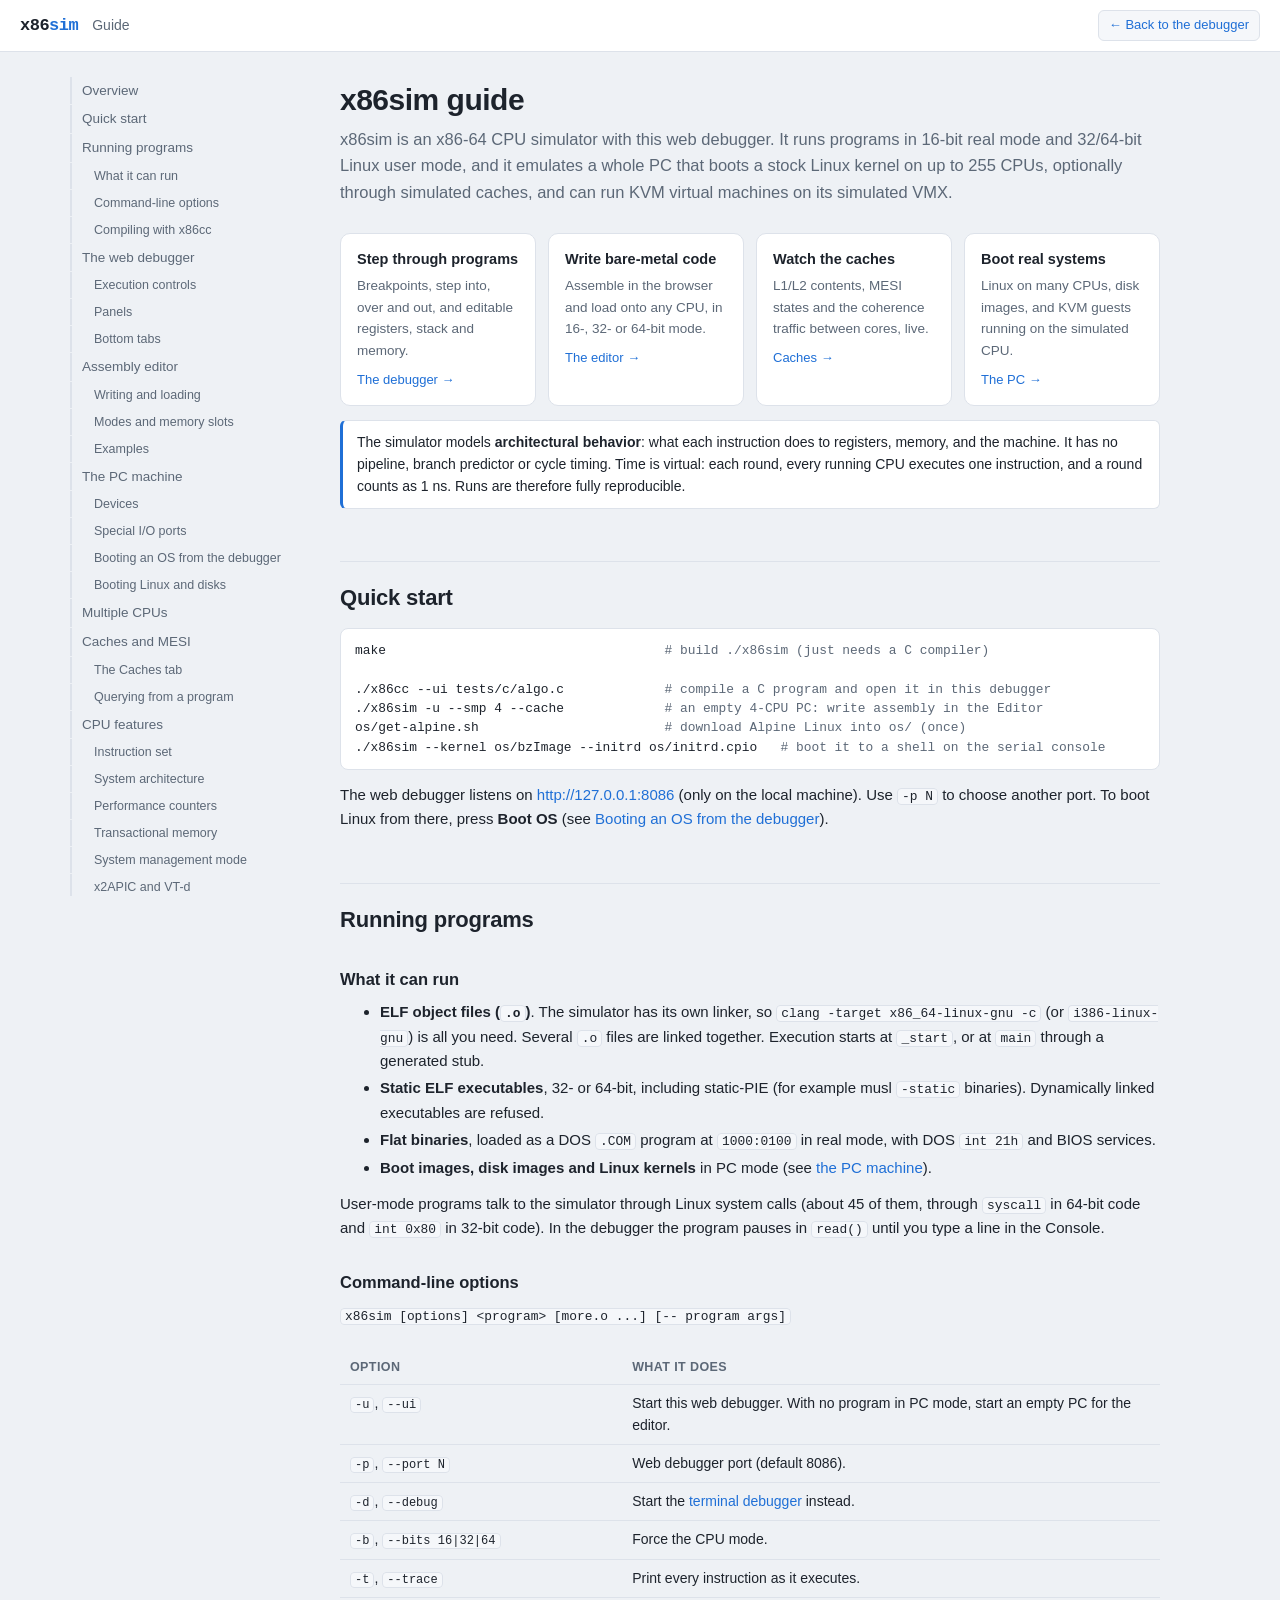
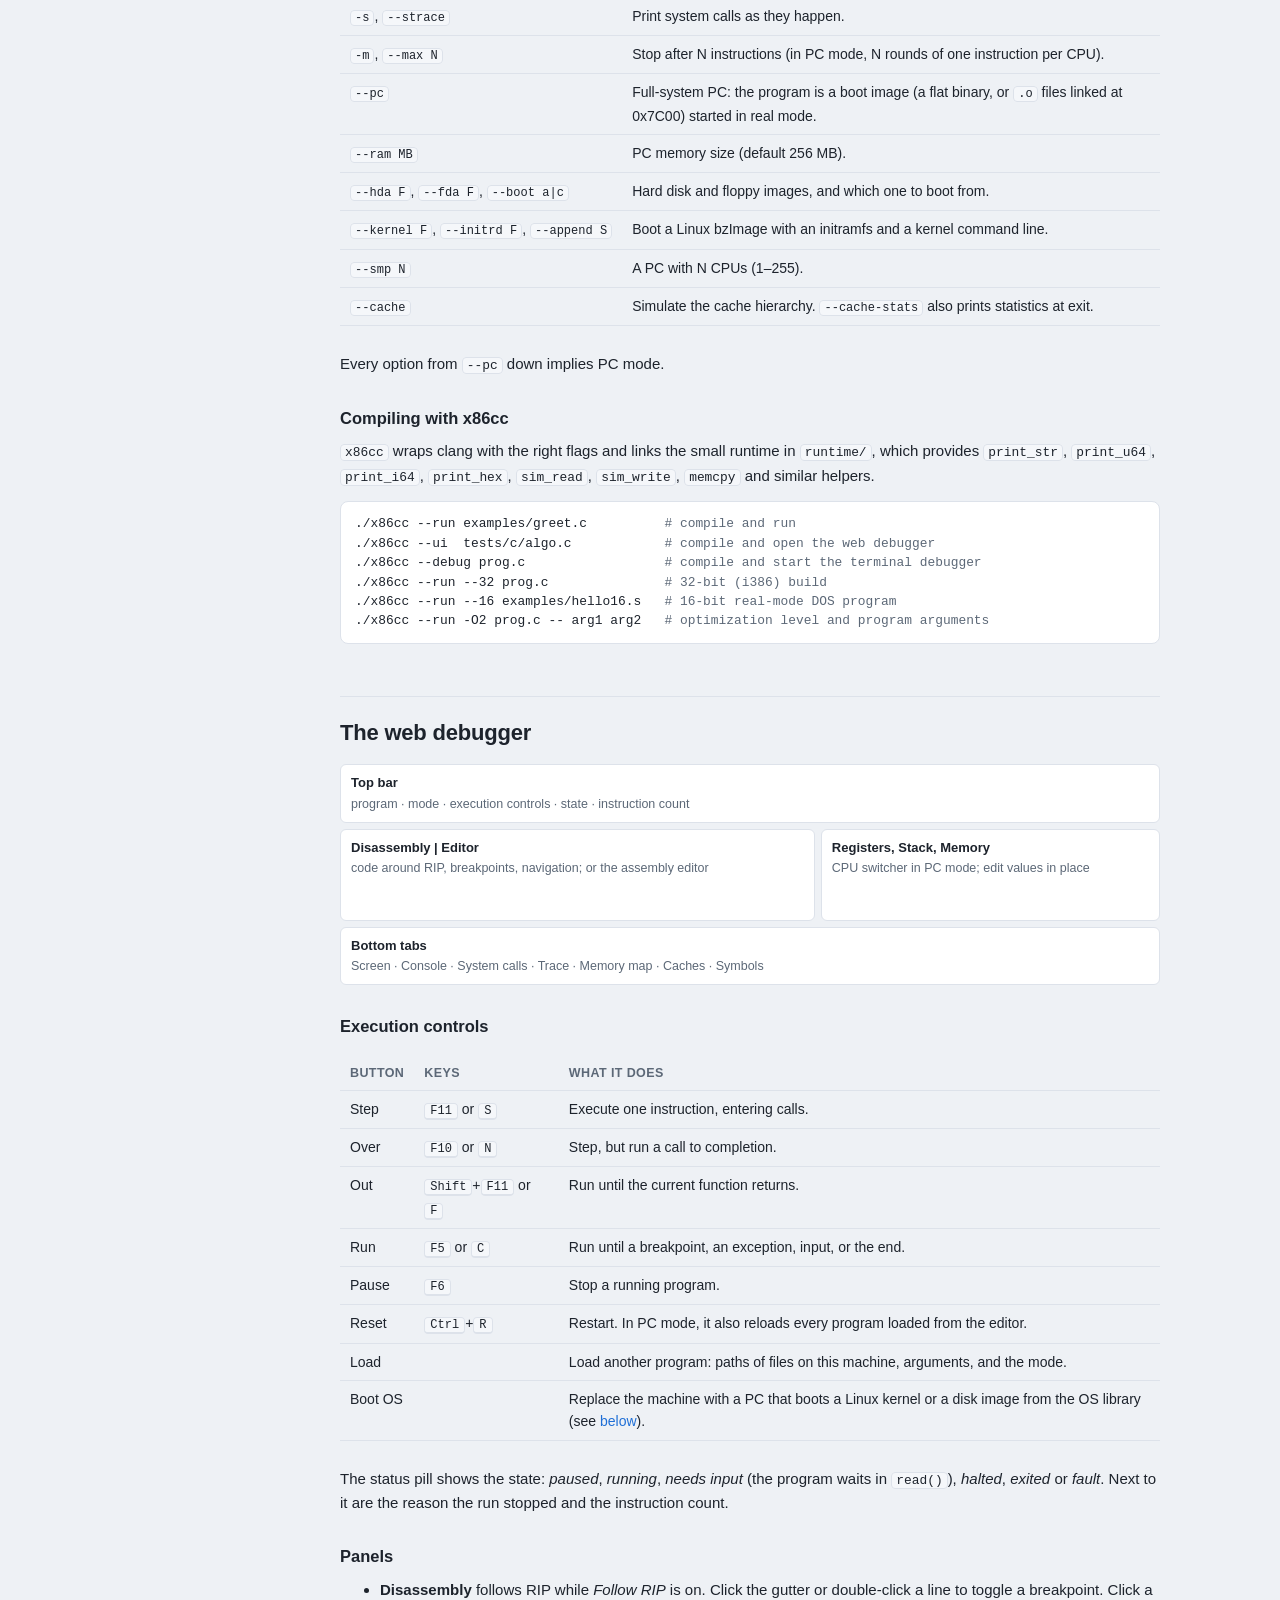
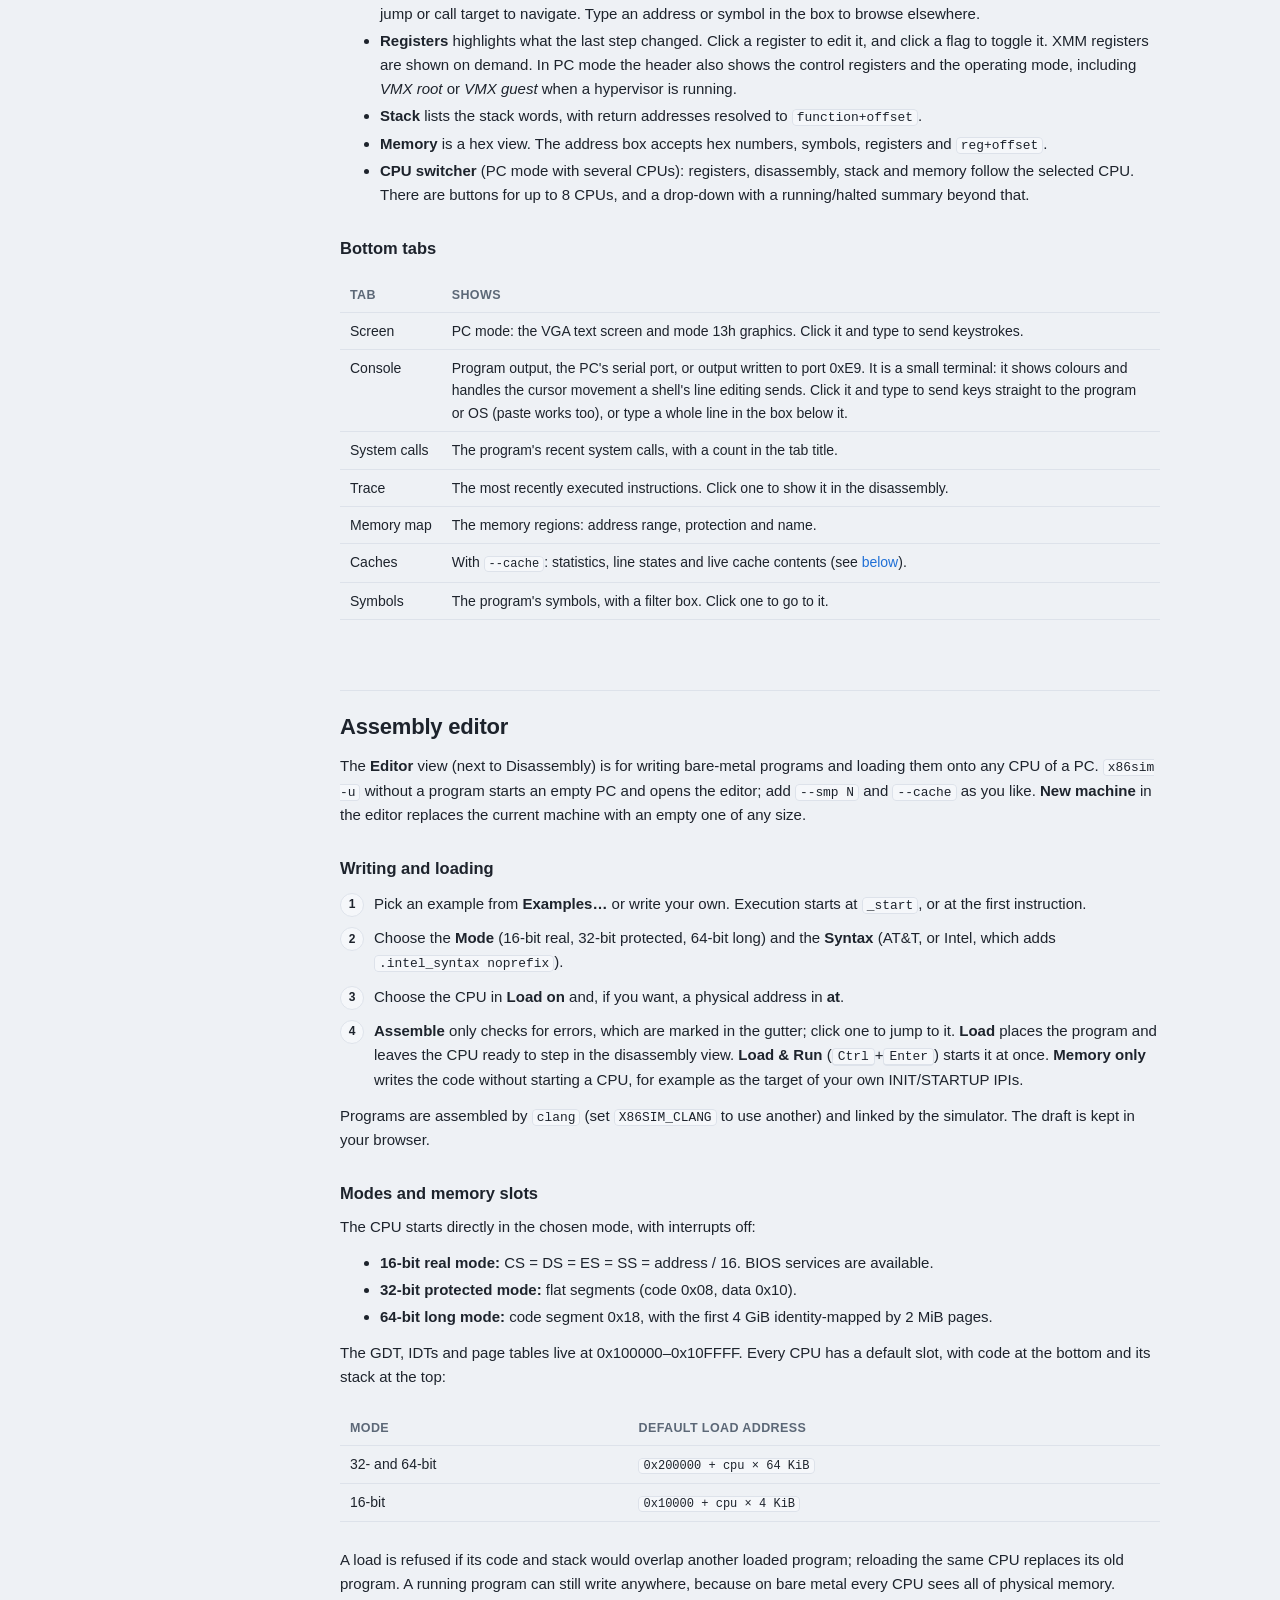
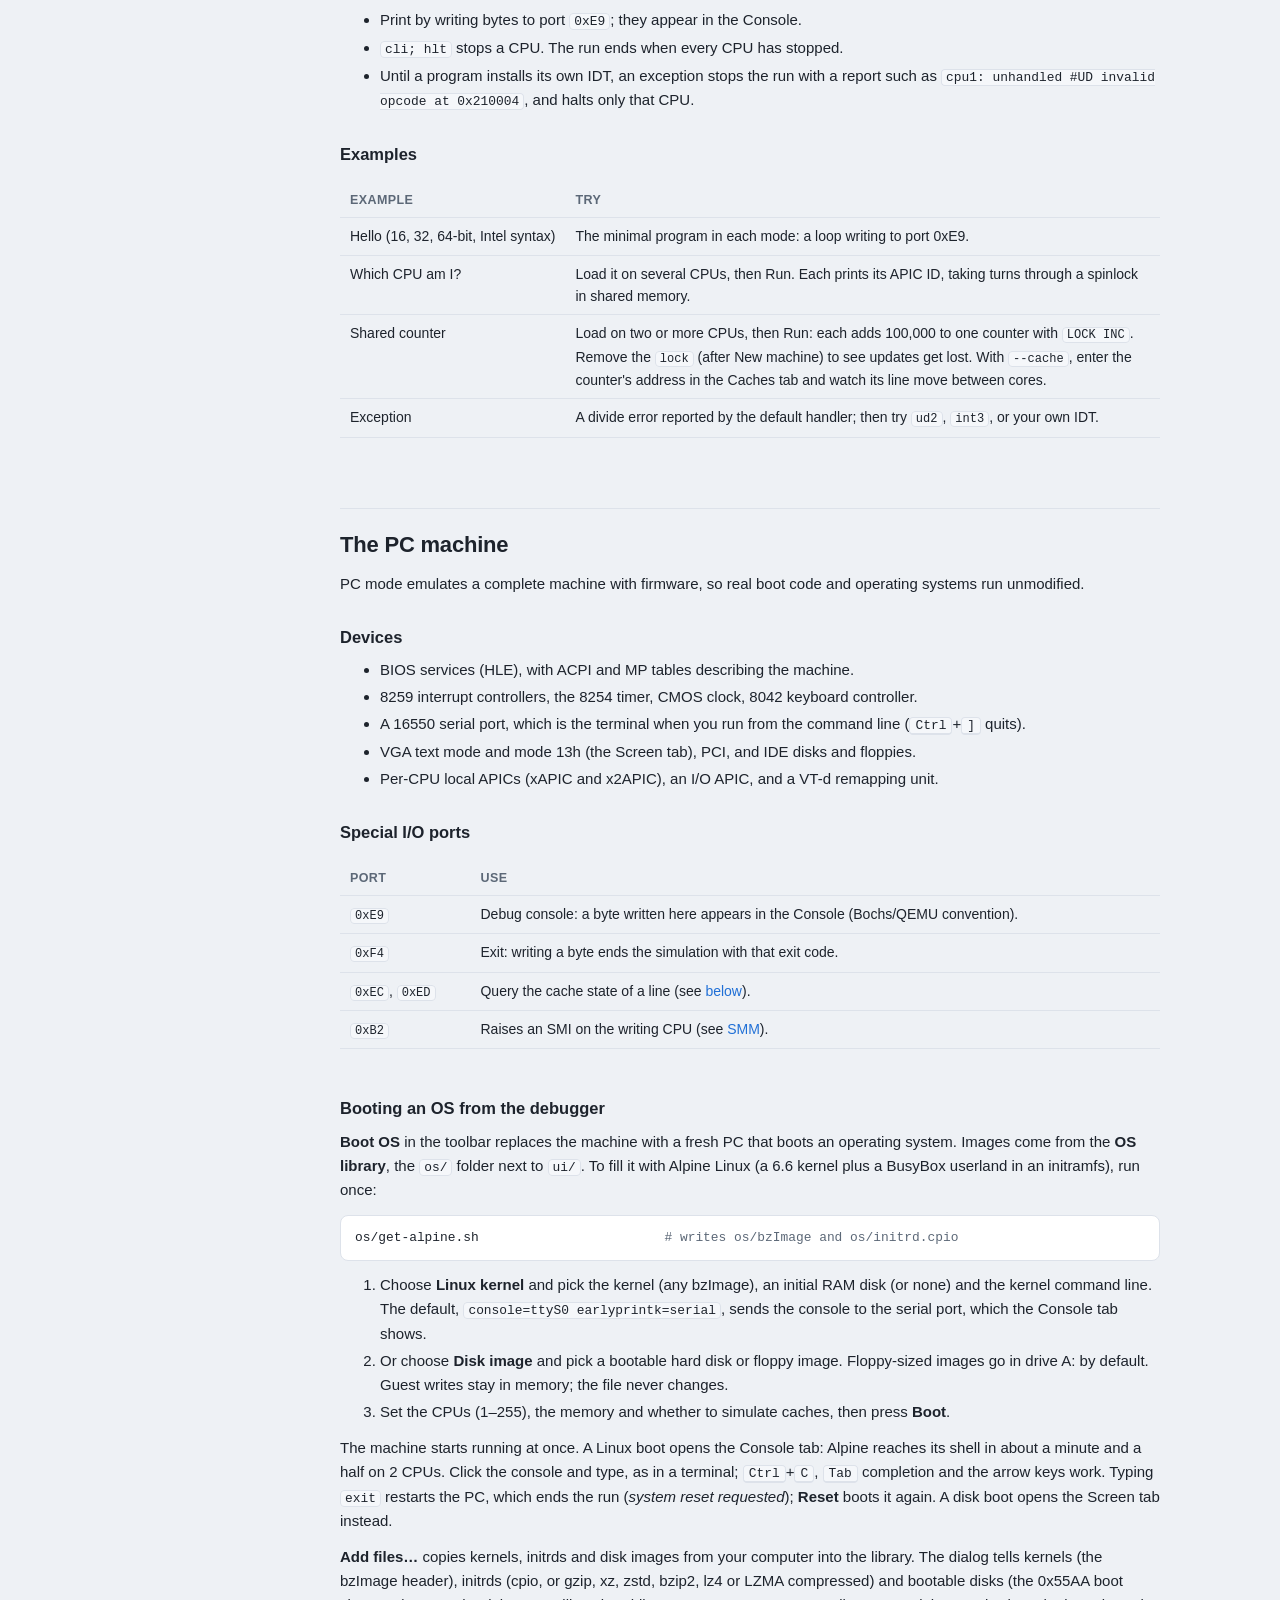
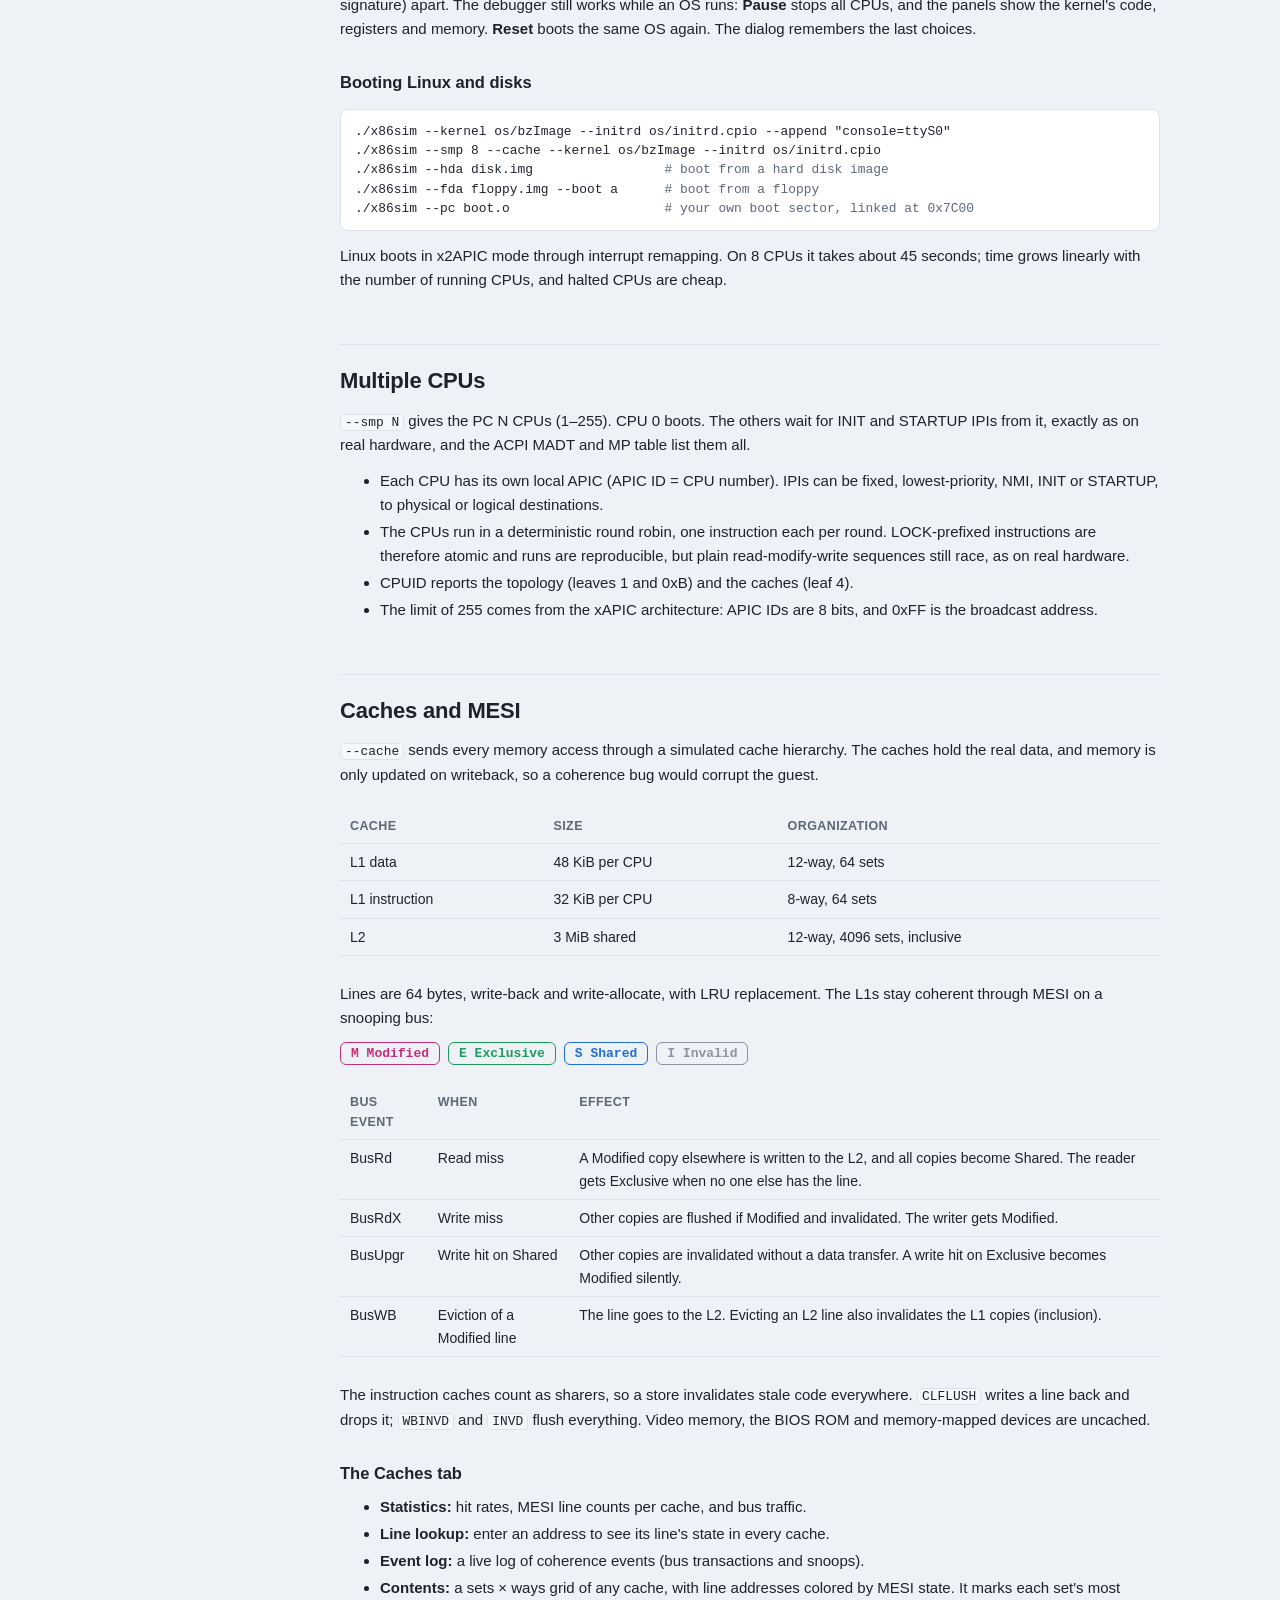
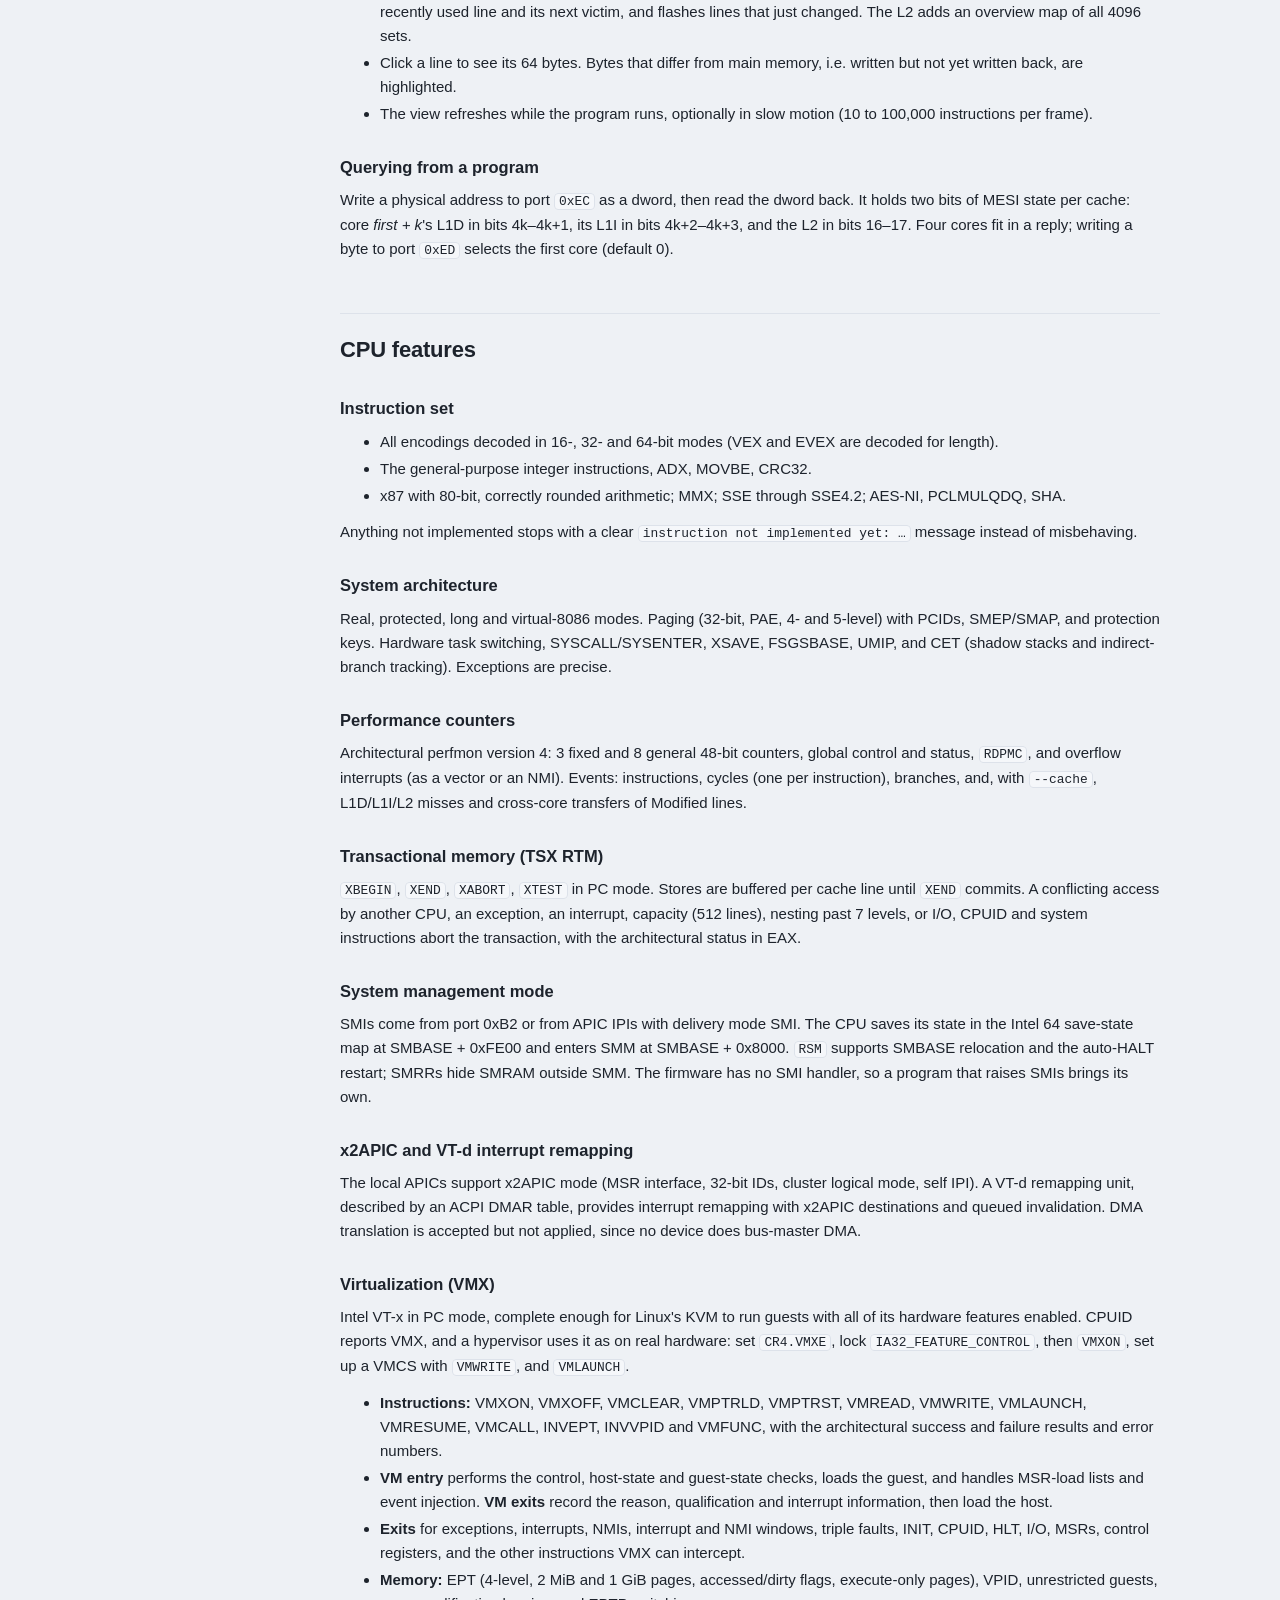
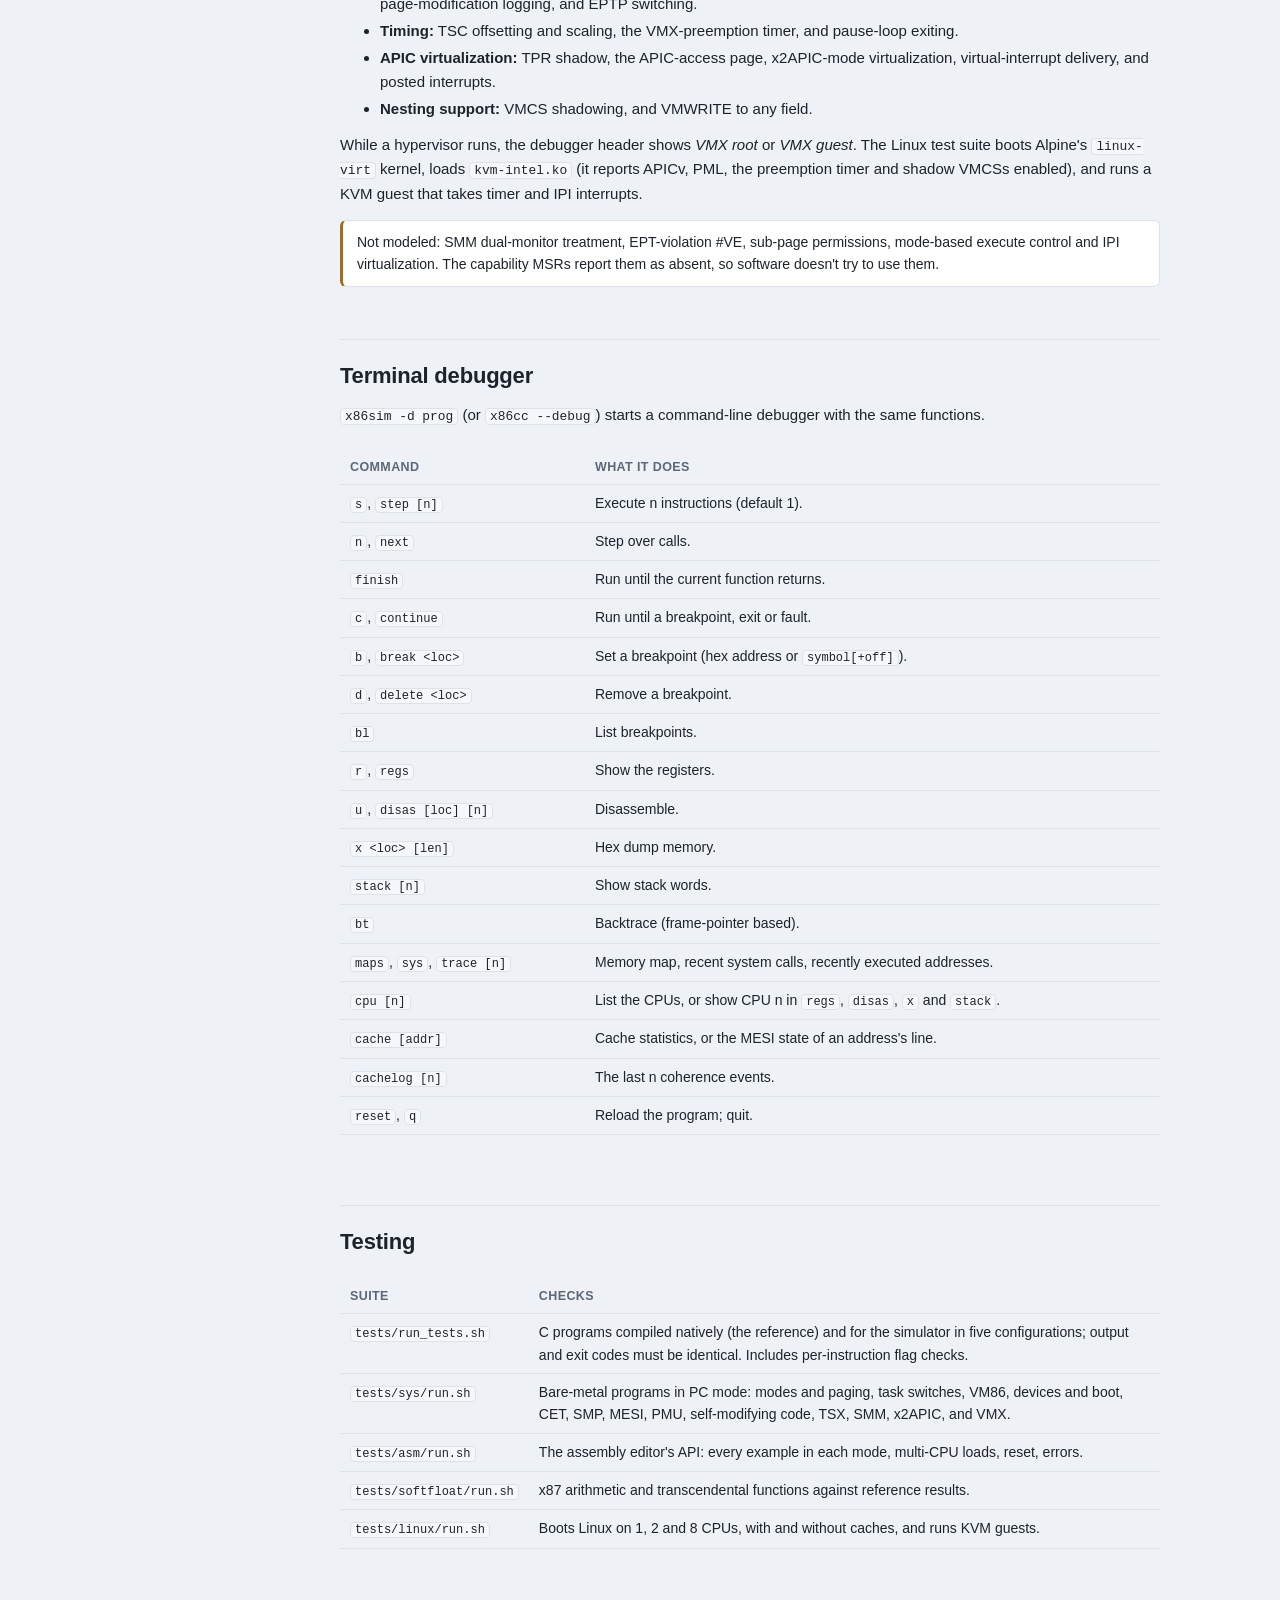
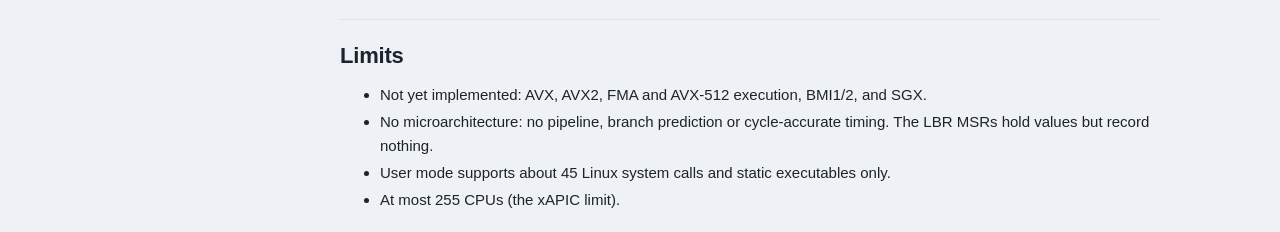
<file: ui/guide.html>
<!doctype html>
<html lang="en">
<head>
  <meta charset="utf-8">
  <meta name="viewport" content="width=device-width, initial-scale=1">
  <title>x86sim Guide</title>
  <style>
    :root {
      --bg: #0f1216;
      --panel: #161a20;
      --panel-2: #1c2129;
      --border: #262c36;
      --text: #d7dce4;
      --muted: #8a94a3;
      --accent: #5aa9ff;
      --ok: #4fd18b;
      --warn: #ffb547;
      --bad: #ff5c6c;
      --m: #ff7ab6;
      --e: #4fd18b;
      --s: #5aa9ff;
      --i: #6b7686;
      --mono: ui-monospace, "SF Mono", SFMono-Regular, Menlo, Consolas, monospace;
      --sans: -apple-system, BlinkMacSystemFont, "Segoe UI", Roboto, sans-serif;
      color-scheme: dark;
    }
    @media (prefers-color-scheme: light) {
      :root:not([data-theme="dark"]) {
        --bg: #eef1f5;
        --panel: #ffffff;
        --panel-2: #f5f7fa;
        --border: #dde2ea;
        --text: #1d232c;
        --muted: #5c6877;
        --accent: #1f6fd6;
        --ok: #1d9a5b;
        --warn: #a8691a;
        --bad: #d6303f;
        --m: #c2307a;
        --e: #1d9a5b;
        --s: #1f6fd6;
        --i: #8a94a3;
        color-scheme: light;
      }
    }
    * { box-sizing: border-box; }
    html { scroll-behavior: smooth; scroll-padding-top: 64px; }
    body { margin: 0; background: var(--bg); color: var(--text); font: 15px/1.6 var(--sans); }
    a { color: var(--accent); text-decoration: none; }
    a:hover { text-decoration: underline; }
    code, kbd, pre { font-family: var(--mono); font-size: 0.86em; }
    code { background: var(--panel-2); border: 1px solid var(--border); border-radius: 4px; padding: 0 4px; }
    kbd { background: var(--panel-2); border: 1px solid var(--border); border-bottom-width: 2px; border-radius: 4px; padding: 0 5px; white-space: nowrap; }
    pre { background: var(--panel); border: 1px solid var(--border); border-radius: 8px; padding: 12px 14px; overflow-x: auto; line-height: 1.5; }
    pre code { background: none; border: 0; padding: 0; font-size: 1em; }
    .c { color: var(--muted); }

    .top { position: sticky; top: 0; z-index: 2; display: flex; align-items: center; gap: 14px; padding: 10px 20px;
           background: var(--panel); border-bottom: 1px solid var(--border); }
    .logo { font: 600 17px var(--mono); letter-spacing: -0.5px; color: var(--text); }
    .logo b { color: var(--accent); }
    .top .title { color: var(--muted); font-size: 14px; }
    .top .back { margin-left: auto; white-space: nowrap; font-size: 13px; border: 1px solid var(--border); border-radius: 6px; padding: 4px 10px; background: var(--panel-2); }

    .wrap { display: grid; grid-template-columns: 230px minmax(0, 1fr); gap: 40px; max-width: 1180px; margin: 0 auto; padding: 24px 20px 80px; }
    nav.toc { position: sticky; top: 64px; align-self: start; max-height: calc(100vh - 80px); overflow-y: auto; font-size: 13.5px; }
    nav.toc ol { list-style: none; margin: 0; padding: 0; }
    nav.toc li { margin: 1px 0; }
    nav.toc a { display: block; padding: 3px 10px; border-left: 2px solid var(--border); color: var(--muted); }
    nav.toc a:hover { color: var(--text); border-left-color: var(--accent); text-decoration: none; }
    nav.toc .sub a { padding-left: 22px; font-size: 12.5px; }

    main { min-width: 0; max-width: 820px; }
    h1 { font-size: 30px; line-height: 1.2; margin: 6px 0 8px; letter-spacing: -0.5px; }
    .lede { color: var(--muted); font-size: 16.5px; margin: 0 0 28px; }
    h2 { font-size: 22px; margin: 52px 0 10px; padding-top: 18px; border-top: 1px solid var(--border); letter-spacing: -0.2px; }
    h3 { font-size: 16.5px; margin: 28px 0 6px; }
    p, ul, ol { margin: 8px 0 12px; }
    li { margin: 3px 0; }

    table { width: 100%; border-collapse: collapse; margin: 10px 0 18px; font-size: 14px; }
    th, td { text-align: left; vertical-align: top; padding: 7px 10px; border-bottom: 1px solid var(--border); }
    th { color: var(--muted); font-weight: 600; font-size: 12.5px; text-transform: uppercase; letter-spacing: 0.4px; }
    td:first-child { white-space: nowrap; }
    .tw { overflow-x: auto; }

    .cards { display: grid; grid-template-columns: repeat(auto-fill, minmax(180px, 1fr)); gap: 12px; margin: 14px 0 6px; }
    .card { background: var(--panel); border: 1px solid var(--border); border-radius: 10px; padding: 14px 16px; }
    .card h4 { margin: 0 0 4px; font-size: 14.5px; }
    .card p { margin: 0; color: var(--muted); font-size: 13.5px; }
    .card a.more { display: inline-block; margin-top: 8px; font-size: 13px; }

    .note { background: var(--panel); border: 1px solid var(--border); border-left: 3px solid var(--accent); border-radius: 6px; padding: 10px 14px; margin: 14px 0; font-size: 14px; }
    .note.warn { border-left-color: var(--warn); }
    .steps { counter-reset: s; list-style: none; padding: 0; }
    .steps > li { counter-increment: s; position: relative; padding-left: 34px; margin: 10px 0; }
    .steps > li::before { content: counter(s); position: absolute; left: 0; top: 1px; width: 22px; height: 22px; border-radius: 50%;
                          background: var(--panel-2); border: 1px solid var(--border); font-size: 12px; font-weight: 600;
                          display: flex; align-items: center; justify-content: center; }

    .mesi { display: flex; gap: 8px; flex-wrap: wrap; margin: 10px 0; }
    .mesi span { font: 600 13px var(--mono); padding: 3px 10px; border-radius: 6px; border: 1px solid; }
    .mesi .m { color: var(--m); border-color: var(--m); }
    .mesi .e { color: var(--e); border-color: var(--e); }
    .mesi .s { color: var(--s); border-color: var(--s); }
    .mesi .i { color: var(--i); border-color: var(--i); }

    .layout-fig { display: grid; grid-template-columns: 1.4fr 1fr; grid-template-rows: auto auto auto; gap: 6px; margin: 14px 0 6px; font-size: 12.5px; }
    .layout-fig div { background: var(--panel); border: 1px solid var(--border); border-radius: 6px; padding: 8px 10px; }
    .layout-fig b { display: block; font-size: 13px; }
    .layout-fig span { color: var(--muted); }
    .layout-fig .bar { grid-column: 1 / -1; }
    .layout-fig .left { grid-row: 2 / 3; min-height: 92px; }
    .layout-fig .bottom { grid-column: 1 / -1; }

    @media (max-width: 860px) {
      .wrap { grid-template-columns: minmax(0, 1fr); gap: 0; padding: 16px 16px 60px; }
      nav.toc { position: static; max-height: none; margin-bottom: 8px; background: var(--panel); border: 1px solid var(--border);
                border-radius: 10px; padding: 10px; }
      nav.toc .sub { display: none; }
      h1 { font-size: 25px; }
      .layout-fig { grid-template-columns: 1fr; }
      .layout-fig .left { grid-row: auto; }
    }
  </style>
</head>
<body>
  <header class="top">
    <span class="logo">x86<b>sim</b></span>
    <span class="title">Guide</span>
    <a class="back" href="/">&larr; Back to the debugger</a>
  </header>

  <div class="wrap">
    <nav class="toc" aria-label="Contents">
      <ol>
        <li><a href="#overview">Overview</a></li>
        <li><a href="#quickstart">Quick start</a></li>
        <li><a href="#running">Running programs</a></li>
        <li class="sub"><a href="#inputs">What it can run</a></li>
        <li class="sub"><a href="#options">Command-line options</a></li>
        <li class="sub"><a href="#x86cc">Compiling with x86cc</a></li>
        <li><a href="#debugger">The web debugger</a></li>
        <li class="sub"><a href="#controls">Execution controls</a></li>
        <li class="sub"><a href="#panels">Panels</a></li>
        <li class="sub"><a href="#tabs">Bottom tabs</a></li>
        <li><a href="#editor">Assembly editor</a></li>
        <li class="sub"><a href="#editor-flow">Writing and loading</a></li>
        <li class="sub"><a href="#editor-modes">Modes and memory slots</a></li>
        <li class="sub"><a href="#editor-examples">Examples</a></li>
        <li><a href="#pc">The PC machine</a></li>
        <li class="sub"><a href="#pc-devices">Devices</a></li>
        <li class="sub"><a href="#pc-ports">Special I/O ports</a></li>
        <li class="sub"><a href="#pc-boot-ui">Booting an OS from the debugger</a></li>
        <li class="sub"><a href="#pc-linux">Booting Linux and disks</a></li>
        <li><a href="#smp">Multiple CPUs</a></li>
        <li><a href="#caches">Caches and MESI</a></li>
        <li class="sub"><a href="#caches-tab">The Caches tab</a></li>
        <li class="sub"><a href="#caches-port">Querying from a program</a></li>
        <li><a href="#cpu">CPU features</a></li>
        <li class="sub"><a href="#isa">Instruction set</a></li>
        <li class="sub"><a href="#system">System architecture</a></li>
        <li class="sub"><a href="#pmu">Performance counters</a></li>
        <li class="sub"><a href="#tsx">Transactional memory</a></li>
        <li class="sub"><a href="#smm">System management mode</a></li>
        <li class="sub"><a href="#x2apic">x2APIC and VT-d</a></li>
        <li class="sub"><a href="#vmx">Virtualization (VMX)</a></li>
        <li><a href="#terminal">Terminal debugger</a></li>
        <li><a href="#testing">Testing</a></li>
        <li><a href="#limits">Limits</a></li>
      </ol>
    </nav>

    <main>
      <h1 id="overview">x86sim guide</h1>
      <p class="lede">x86sim is an x86-64 CPU simulator with this web debugger. It runs programs in 16-bit
        real mode and 32/64-bit Linux user mode, and it emulates a whole PC that boots a stock Linux kernel
        on up to 255 CPUs, optionally through simulated caches, and can run KVM virtual machines on its
        simulated VMX.</p>

      <div class="cards">
        <div class="card"><h4>Step through programs</h4><p>Breakpoints, step into, over and out, and editable registers, stack and memory.</p><a class="more" href="#debugger">The debugger &rarr;</a></div>
        <div class="card"><h4>Write bare-metal code</h4><p>Assemble in the browser and load onto any CPU, in 16-, 32- or 64-bit mode.</p><a class="more" href="#editor">The editor &rarr;</a></div>
        <div class="card"><h4>Watch the caches</h4><p>L1/L2 contents, MESI states and the coherence traffic between cores, live.</p><a class="more" href="#caches">Caches &rarr;</a></div>
        <div class="card"><h4>Boot real systems</h4><p>Linux on many CPUs, disk images, and KVM guests running on the simulated CPU.</p><a class="more" href="#pc">The PC &rarr;</a></div>
      </div>

      <div class="note">The simulator models <b>architectural behavior</b>: what each instruction does to
        registers, memory, and the machine. It has no pipeline, branch predictor or cycle timing. Time is
        virtual: each round, every running CPU executes one instruction, and a round counts as 1 ns. Runs are
        therefore fully reproducible.</div>

      <h2 id="quickstart">Quick start</h2>
      <pre><code>make                                    <span class="c"># build ./x86sim (just needs a C compiler)</span>

./x86cc --ui tests/c/algo.c             <span class="c"># compile a C program and open it in this debugger</span>
./x86sim -u --smp 4 --cache             <span class="c"># an empty 4-CPU PC: write assembly in the Editor</span>
os/get-alpine.sh                        <span class="c"># download Alpine Linux into os/ (once)</span>
./x86sim --kernel os/bzImage --initrd os/initrd.cpio   <span class="c"># boot it to a shell on the serial console</span></code></pre>
      <p>The web debugger listens on <a href="http://127.0.0.1:8086">http://127.0.0.1:8086</a> (only on
        the local machine). Use <code>-p N</code> to choose another port. To boot Linux from there, press
        <b>Boot OS</b> (see <a href="#pc-boot-ui">Booting an OS from the debugger</a>).</p>

      <h2 id="running">Running programs</h2>
      <h3 id="inputs">What it can run</h3>
      <ul>
        <li><b>ELF object files (<code>.o</code>)</b>. The simulator has its own linker, so
          <code>clang -target x86_64-linux-gnu -c</code> (or <code>i386-linux-gnu</code>) is all you need.
          Several <code>.o</code> files are linked together. Execution starts at <code>_start</code>, or at
          <code>main</code> through a generated stub.</li>
        <li><b>Static ELF executables</b>, 32- or 64-bit, including static-PIE (for example musl
          <code>-static</code> binaries). Dynamically linked executables are refused.</li>
        <li><b>Flat binaries</b>, loaded as a DOS <code>.COM</code> program at <code>1000:0100</code> in real
          mode, with DOS <code>int 21h</code> and BIOS services.</li>
        <li><b>Boot images, disk images and Linux kernels</b> in PC mode (see <a href="#pc">the PC
          machine</a>).</li>
      </ul>
      <p>User-mode programs talk to the simulator through Linux system calls (about 45 of them, through
        <code>syscall</code> in 64-bit code and <code>int 0x80</code> in 32-bit code). In the debugger the
        program pauses in <code>read()</code> until you type a line in the Console.</p>

      <h3 id="options">Command-line options</h3>
      <p><code>x86sim [options] &lt;program&gt; [more.o ...] [-- program args]</code></p>
      <div class="tw"><table>
        <tr><th>Option</th><th>What it does</th></tr>
        <tr><td><code>-u</code>, <code>--ui</code></td><td>Start this web debugger. With no program in PC mode, start an empty PC for the editor.</td></tr>
        <tr><td><code>-p</code>, <code>--port N</code></td><td>Web debugger port (default 8086).</td></tr>
        <tr><td><code>-d</code>, <code>--debug</code></td><td>Start the <a href="#terminal">terminal debugger</a> instead.</td></tr>
        <tr><td><code>-b</code>, <code>--bits 16|32|64</code></td><td>Force the CPU mode.</td></tr>
        <tr><td><code>-t</code>, <code>--trace</code></td><td>Print every instruction as it executes.</td></tr>
        <tr><td><code>-s</code>, <code>--strace</code></td><td>Print system calls as they happen.</td></tr>
        <tr><td><code>-m</code>, <code>--max N</code></td><td>Stop after N instructions (in PC mode, N rounds of one instruction per CPU).</td></tr>
        <tr><td><code>--pc</code></td><td>Full-system PC: the program is a boot image (a flat binary, or <code>.o</code> files linked at 0x7C00) started in real mode.</td></tr>
        <tr><td><code>--ram MB</code></td><td>PC memory size (default 256 MB).</td></tr>
        <tr><td><code>--hda F</code>, <code>--fda F</code>, <code>--boot a|c</code></td><td>Hard disk and floppy images, and which one to boot from.</td></tr>
        <tr><td><code>--kernel F</code>, <code>--initrd F</code>, <code>--append S</code></td><td>Boot a Linux bzImage with an initramfs and a kernel command line.</td></tr>
        <tr><td><code>--smp N</code></td><td>A PC with N CPUs (1–255).</td></tr>
        <tr><td><code>--cache</code></td><td>Simulate the cache hierarchy. <code>--cache-stats</code> also prints statistics at exit.</td></tr>
      </table></div>
      <p>Every option from <code>--pc</code> down implies PC mode.</p>

      <h3 id="x86cc">Compiling with x86cc</h3>
      <p><code>x86cc</code> wraps clang with the right flags and links the small runtime in
        <code>runtime/</code>, which provides <code>print_str</code>, <code>print_u64</code>,
        <code>print_i64</code>, <code>print_hex</code>, <code>sim_read</code>, <code>sim_write</code>,
        <code>memcpy</code> and similar helpers.</p>
      <pre><code>./x86cc --run examples/greet.c          <span class="c"># compile and run</span>
./x86cc --ui  tests/c/algo.c            <span class="c"># compile and open the web debugger</span>
./x86cc --debug prog.c                  <span class="c"># compile and start the terminal debugger</span>
./x86cc --run --32 prog.c               <span class="c"># 32-bit (i386) build</span>
./x86cc --run --16 examples/hello16.s   <span class="c"># 16-bit real-mode DOS program</span>
./x86cc --run -O2 prog.c -- arg1 arg2   <span class="c"># optimization level and program arguments</span></code></pre>

      <h2 id="debugger">The web debugger</h2>
      <div class="layout-fig" aria-hidden="true">
        <div class="bar"><b>Top bar</b><span>program · mode · execution controls · state · instruction count</span></div>
        <div class="left"><b>Disassembly | Editor</b><span>code around RIP, breakpoints, navigation; or the assembly editor</span></div>
        <div><b>Registers, Stack, Memory</b><span>CPU switcher in PC mode; edit values in place</span></div>
        <div class="bottom"><b>Bottom tabs</b><span>Screen · Console · System calls · Trace · Memory map · Caches · Symbols</span></div>
      </div>

      <h3 id="controls">Execution controls</h3>
      <div class="tw"><table>
        <tr><th>Button</th><th>Keys</th><th>What it does</th></tr>
        <tr><td>Step</td><td><kbd>F11</kbd> or <kbd>S</kbd></td><td>Execute one instruction, entering calls.</td></tr>
        <tr><td>Over</td><td><kbd>F10</kbd> or <kbd>N</kbd></td><td>Step, but run a call to completion.</td></tr>
        <tr><td>Out</td><td><kbd>Shift</kbd>+<kbd>F11</kbd> or <kbd>F</kbd></td><td>Run until the current function returns.</td></tr>
        <tr><td>Run</td><td><kbd>F5</kbd> or <kbd>C</kbd></td><td>Run until a breakpoint, an exception, input, or the end.</td></tr>
        <tr><td>Pause</td><td><kbd>F6</kbd></td><td>Stop a running program.</td></tr>
        <tr><td>Reset</td><td><kbd>Ctrl</kbd>+<kbd>R</kbd></td><td>Restart. In PC mode, it also reloads every program loaded from the editor.</td></tr>
        <tr><td>Load</td><td></td><td>Load another program: paths of files on this machine, arguments, and the mode.</td></tr>
        <tr><td>Boot OS</td><td></td><td>Replace the machine with a PC that boots a Linux kernel or a disk image from the OS library (see <a href="#pc-boot-ui">below</a>).</td></tr>
      </table></div>
      <p>The status pill shows the state: <i>paused</i>, <i>running</i>, <i>needs input</i> (the program
        waits in <code>read()</code>), <i>halted</i>, <i>exited</i> or <i>fault</i>. Next to it are the
        reason the run stopped and the instruction count.</p>

      <h3 id="panels">Panels</h3>
      <ul>
        <li><b>Disassembly</b> follows RIP while <i>Follow RIP</i> is on. Click the gutter or double-click a
          line to toggle a breakpoint. Click a jump or call target to navigate. Type an address or symbol in
          the box to browse elsewhere.</li>
        <li><b>Registers</b> highlights what the last step changed. Click a register to edit it, and click a
          flag to toggle it. XMM registers are shown on demand. In PC mode the header also shows the control
          registers and the operating mode, including <i>VMX root</i> or <i>VMX guest</i> when a hypervisor
          is running.</li>
        <li><b>Stack</b> lists the stack words, with return addresses resolved to
          <code>function+offset</code>.</li>
        <li><b>Memory</b> is a hex view. The address box accepts hex numbers, symbols, registers and
          <code>reg+offset</code>.</li>
        <li><b>CPU switcher</b> (PC mode with several CPUs): registers, disassembly, stack and memory follow
          the selected CPU. There are buttons for up to 8 CPUs, and a drop-down with a running/halted summary
          beyond that.</li>
      </ul>

      <h3 id="tabs">Bottom tabs</h3>
      <div class="tw"><table>
        <tr><th>Tab</th><th>Shows</th></tr>
        <tr><td>Screen</td><td>PC mode: the VGA text screen and mode 13h graphics. Click it and type to send keystrokes.</td></tr>
        <tr><td>Console</td><td>Program output, the PC's serial port, or output written to port 0xE9. It is a small terminal: it shows colours and handles the cursor movement a shell's line editing sends. Click it and type to send keys straight to the program or OS (paste works too), or type a whole line in the box below it.</td></tr>
        <tr><td>System calls</td><td>The program's recent system calls, with a count in the tab title.</td></tr>
        <tr><td>Trace</td><td>The most recently executed instructions. Click one to show it in the disassembly.</td></tr>
        <tr><td>Memory map</td><td>The memory regions: address range, protection and name.</td></tr>
        <tr><td>Caches</td><td>With <code>--cache</code>: statistics, line states and live cache contents (see <a href="#caches-tab">below</a>).</td></tr>
        <tr><td>Symbols</td><td>The program's symbols, with a filter box. Click one to go to it.</td></tr>
      </table></div>

      <h2 id="editor">Assembly editor</h2>
      <p>The <b>Editor</b> view (next to Disassembly) is for writing bare-metal programs and loading them
        onto any CPU of a PC. <code>x86sim -u</code> without a program starts an empty PC and opens the
        editor; add <code>--smp N</code> and <code>--cache</code> as you like. <b>New machine</b> in the
        editor replaces the current machine with an empty one of any size.</p>

      <h3 id="editor-flow">Writing and loading</h3>
      <ol class="steps">
        <li>Pick an example from <b>Examples…</b> or write your own. Execution starts at <code>_start</code>,
          or at the first instruction.</li>
        <li>Choose the <b>Mode</b> (16-bit real, 32-bit protected, 64-bit long) and the <b>Syntax</b>
          (AT&amp;T, or Intel, which adds <code>.intel_syntax noprefix</code>).</li>
        <li>Choose the CPU in <b>Load on</b> and, if you want, a physical address in <b>at</b>.</li>
        <li><b>Assemble</b> only checks for errors, which are marked in the gutter; click one to jump to it.
          <b>Load</b> places the program and leaves the CPU ready to step in the disassembly view.
          <b>Load &amp; Run</b> (<kbd>Ctrl</kbd>+<kbd>Enter</kbd>) starts it at once. <b>Memory only</b>
          writes the code without starting a CPU, for example as the target of your own INIT/STARTUP
          IPIs.</li>
      </ol>
      <p>Programs are assembled by <code>clang</code> (set <code>X86SIM_CLANG</code> to use another) and
        linked by the simulator. The draft is kept in your browser.</p>

      <h3 id="editor-modes">Modes and memory slots</h3>
      <p>The CPU starts directly in the chosen mode, with interrupts off:</p>
      <ul>
        <li><b>16-bit real mode:</b> CS = DS = ES = SS = address / 16. BIOS services are available.</li>
        <li><b>32-bit protected mode:</b> flat segments (code 0x08, data 0x10).</li>
        <li><b>64-bit long mode:</b> code segment 0x18, with the first 4 GiB identity-mapped by 2 MiB
          pages.</li>
      </ul>
      <p>The GDT, IDTs and page tables live at 0x100000–0x10FFFF. Every CPU has a default slot, with code at
        the bottom and its stack at the top:</p>
      <div class="tw"><table>
        <tr><th>Mode</th><th>Default load address</th></tr>
        <tr><td>32- and 64-bit</td><td><code>0x200000 + cpu × 64 KiB</code></td></tr>
        <tr><td>16-bit</td><td><code>0x10000 + cpu × 4 KiB</code></td></tr>
      </table></div>
      <p>A load is refused if its code and stack would overlap another loaded program; reloading the same
        CPU replaces its old program. A running program can still write anywhere, because on bare metal
        every CPU sees all of physical memory.</p>
      <ul>
        <li>Print by writing bytes to port <code>0xE9</code>; they appear in the Console.</li>
        <li><code>cli; hlt</code> stops a CPU. The run ends when every CPU has stopped.</li>
        <li>Until a program installs its own IDT, an exception stops the run with a report such as
          <code>cpu1: unhandled #UD invalid opcode at 0x210004</code>, and halts only that CPU.</li>
      </ul>

      <h3 id="editor-examples">Examples</h3>
      <div class="tw"><table>
        <tr><th>Example</th><th>Try</th></tr>
        <tr><td>Hello (16, 32, 64-bit, Intel syntax)</td><td>The minimal program in each mode: a loop writing to port 0xE9.</td></tr>
        <tr><td>Which CPU am I?</td><td>Load it on several CPUs, then Run. Each prints its APIC ID, taking turns through a spinlock in shared memory.</td></tr>
        <tr><td>Shared counter</td><td>Load on two or more CPUs, then Run: each adds 100,000 to one counter with <code>LOCK INC</code>. Remove the <code>lock</code> (after New machine) to see updates get lost. With <code>--cache</code>, enter the counter's address in the Caches tab and watch its line move between cores.</td></tr>
        <tr><td>Exception</td><td>A divide error reported by the default handler; then try <code>ud2</code>, <code>int3</code>, or your own IDT.</td></tr>
      </table></div>

      <h2 id="pc">The PC machine</h2>
      <p>PC mode emulates a complete machine with firmware, so real boot code and operating systems run
        unmodified.</p>
      <h3 id="pc-devices">Devices</h3>
      <ul>
        <li>BIOS services (HLE), with ACPI and MP tables describing the machine.</li>
        <li>8259 interrupt controllers, the 8254 timer, CMOS clock, 8042 keyboard controller.</li>
        <li>A 16550 serial port, which is the terminal when you run from the command line (<kbd>Ctrl</kbd>+<kbd>]</kbd> quits).</li>
        <li>VGA text mode and mode 13h (the Screen tab), PCI, and IDE disks and floppies.</li>
        <li>Per-CPU local APICs (xAPIC and x2APIC), an I/O APIC, and a VT-d remapping unit.</li>
      </ul>
      <h3 id="pc-ports">Special I/O ports</h3>
      <div class="tw"><table>
        <tr><th>Port</th><th>Use</th></tr>
        <tr><td><code>0xE9</code></td><td>Debug console: a byte written here appears in the Console (Bochs/QEMU convention).</td></tr>
        <tr><td><code>0xF4</code></td><td>Exit: writing a byte ends the simulation with that exit code.</td></tr>
        <tr><td><code>0xEC</code>, <code>0xED</code></td><td>Query the cache state of a line (see <a href="#caches-port">below</a>).</td></tr>
        <tr><td><code>0xB2</code></td><td>Raises an SMI on the writing CPU (see <a href="#smm">SMM</a>).</td></tr>
      </table></div>
      <h3 id="pc-boot-ui">Booting an OS from the debugger</h3>
      <p><b>Boot OS</b> in the toolbar replaces the machine with a fresh PC that boots an operating system.
        Images come from the <b>OS library</b>, the <code>os/</code> folder next to <code>ui/</code>. To
        fill it with Alpine Linux (a 6.6 kernel plus a BusyBox userland in an initramfs), run once:</p>
      <pre><code>os/get-alpine.sh                        <span class="c"># writes os/bzImage and os/initrd.cpio</span></code></pre>
      <ol>
        <li>Choose <b>Linux kernel</b> and pick the kernel (any bzImage), an initial RAM disk (or none) and
          the kernel command line. The default, <code>console=ttyS0 earlyprintk=serial</code>, sends the
          console to the serial port, which the Console tab shows.</li>
        <li>Or choose <b>Disk image</b> and pick a bootable hard disk or floppy image. Floppy-sized images go
          in drive A: by default. Guest writes stay in memory; the file never changes.</li>
        <li>Set the CPUs (1–255), the memory and whether to simulate caches, then press <b>Boot</b>.</li>
      </ol>
      <p>The machine starts running at once. A Linux boot opens the Console tab: Alpine reaches its shell in
        about a minute and a half on 2 CPUs. Click the console and type, as in a terminal; <kbd>Ctrl</kbd>+<kbd>C</kbd>,
        <kbd>Tab</kbd> completion and the arrow keys work. Typing <code>exit</code> restarts the PC, which
        ends the run (<i>system reset requested</i>); <b>Reset</b> boots it again.
        A disk boot opens the Screen tab instead.</p>
      <p><b>Add files…</b> copies kernels, initrds and disk images from your computer into the library. The
        dialog tells kernels (the bzImage header), initrds (cpio, or gzip, xz, zstd, bzip2, lz4 or LZMA
        compressed) and bootable disks (the 0x55AA boot signature) apart. The debugger still works while an
        OS runs: <b>Pause</b> stops all CPUs, and the panels show the kernel's code, registers and memory.
        <b>Reset</b> boots the same OS again. The dialog remembers the last choices.</p>

      <h3 id="pc-linux">Booting Linux and disks</h3>
      <pre><code>./x86sim --kernel os/bzImage --initrd os/initrd.cpio --append "console=ttyS0"
./x86sim --smp 8 --cache --kernel os/bzImage --initrd os/initrd.cpio
./x86sim --hda disk.img                 <span class="c"># boot from a hard disk image</span>
./x86sim --fda floppy.img --boot a      <span class="c"># boot from a floppy</span>
./x86sim --pc boot.o                    <span class="c"># your own boot sector, linked at 0x7C00</span></code></pre>
      <p>Linux boots in x2APIC mode through interrupt remapping. On 8 CPUs it takes about 45 seconds; time
        grows linearly with the number of running CPUs, and halted CPUs are cheap.</p>

      <h2 id="smp">Multiple CPUs</h2>
      <p><code>--smp N</code> gives the PC N CPUs (1–255). CPU 0 boots. The others wait for INIT and
        STARTUP IPIs from it, exactly as on real hardware, and the ACPI MADT and MP table list them all.</p>
      <ul>
        <li>Each CPU has its own local APIC (APIC ID = CPU number). IPIs can be fixed, lowest-priority, NMI,
          INIT or STARTUP, to physical or logical destinations.</li>
        <li>The CPUs run in a deterministic round robin, one instruction each per round. LOCK-prefixed
          instructions are therefore atomic and runs are reproducible, but plain read-modify-write sequences
          still race, as on real hardware.</li>
        <li>CPUID reports the topology (leaves 1 and 0xB) and the caches (leaf 4).</li>
        <li>The limit of 255 comes from the xAPIC architecture: APIC IDs are 8 bits, and 0xFF is the
          broadcast address.</li>
      </ul>

      <h2 id="caches">Caches and MESI</h2>
      <p><code>--cache</code> sends every memory access through a simulated cache hierarchy. The caches hold
        the real data, and memory is only updated on writeback, so a coherence bug would corrupt the
        guest.</p>
      <div class="tw"><table>
        <tr><th>Cache</th><th>Size</th><th>Organization</th></tr>
        <tr><td>L1 data</td><td>48 KiB per CPU</td><td>12-way, 64 sets</td></tr>
        <tr><td>L1 instruction</td><td>32 KiB per CPU</td><td>8-way, 64 sets</td></tr>
        <tr><td>L2</td><td>3 MiB shared</td><td>12-way, 4096 sets, inclusive</td></tr>
      </table></div>
      <p>Lines are 64 bytes, write-back and write-allocate, with LRU replacement. The L1s stay coherent
        through MESI on a snooping bus:</p>
      <div class="mesi"><span class="m">M Modified</span><span class="e">E Exclusive</span><span class="s">S Shared</span><span class="i">I Invalid</span></div>
      <div class="tw"><table>
        <tr><th>Bus event</th><th>When</th><th>Effect</th></tr>
        <tr><td>BusRd</td><td>Read miss</td><td>A Modified copy elsewhere is written to the L2, and all copies become Shared. The reader gets Exclusive when no one else has the line.</td></tr>
        <tr><td>BusRdX</td><td>Write miss</td><td>Other copies are flushed if Modified and invalidated. The writer gets Modified.</td></tr>
        <tr><td>BusUpgr</td><td>Write hit on Shared</td><td>Other copies are invalidated without a data transfer. A write hit on Exclusive becomes Modified silently.</td></tr>
        <tr><td>BusWB</td><td>Eviction of a Modified line</td><td>The line goes to the L2. Evicting an L2 line also invalidates the L1 copies (inclusion).</td></tr>
      </table></div>
      <p>The instruction caches count as sharers, so a store invalidates stale code everywhere.
        <code>CLFLUSH</code> writes a line back and drops it; <code>WBINVD</code> and <code>INVD</code> flush
        everything. Video memory, the BIOS ROM and memory-mapped devices are uncached.</p>

      <h3 id="caches-tab">The Caches tab</h3>
      <ul>
        <li><b>Statistics:</b> hit rates, MESI line counts per cache, and bus traffic.</li>
        <li><b>Line lookup:</b> enter an address to see its line's state in every cache.</li>
        <li><b>Event log:</b> a live log of coherence events (bus transactions and snoops).</li>
        <li><b>Contents:</b> a sets × ways grid of any cache, with line addresses colored by MESI state. It
          marks each set's most recently used line and its next victim, and flashes lines that just changed.
          The L2 adds an overview map of all 4096 sets.</li>
        <li>Click a line to see its 64 bytes. Bytes that differ from main memory, i.e. written but not yet
          written back, are highlighted.</li>
        <li>The view refreshes while the program runs, optionally in slow motion (10 to 100,000
          instructions per frame).</li>
      </ul>

      <h3 id="caches-port">Querying from a program</h3>
      <p>Write a physical address to port <code>0xEC</code> as a dword, then read the dword back. It holds
        two bits of MESI state per cache: core <i>first + k</i>'s L1D in bits 4k–4k+1, its L1I in bits
        4k+2–4k+3, and the L2 in bits 16–17. Four cores fit in a reply; writing a byte to port
        <code>0xED</code> selects the first core (default 0).</p>

      <h2 id="cpu">CPU features</h2>
      <h3 id="isa">Instruction set</h3>
      <ul>
        <li>All encodings decoded in 16-, 32- and 64-bit modes (VEX and EVEX are decoded for length).</li>
        <li>The general-purpose integer instructions, ADX, MOVBE, CRC32.</li>
        <li>x87 with 80-bit, correctly rounded arithmetic; MMX; SSE through SSE4.2; AES-NI, PCLMULQDQ, SHA.</li>
      </ul>
      <p>Anything not implemented stops with a clear <code>instruction not implemented yet: …</code> message
        instead of misbehaving.</p>

      <h3 id="system">System architecture</h3>
      <p>Real, protected, long and virtual-8086 modes. Paging (32-bit, PAE, 4- and 5-level) with PCIDs,
        SMEP/SMAP, and protection keys. Hardware task switching, SYSCALL/SYSENTER, XSAVE, FSGSBASE, UMIP,
        and CET (shadow stacks and indirect-branch tracking). Exceptions are precise.</p>

      <h3 id="pmu">Performance counters</h3>
      <p>Architectural perfmon version 4: 3 fixed and 8 general 48-bit counters, global control and status,
        <code>RDPMC</code>, and overflow interrupts (as a vector or an NMI). Events: instructions, cycles (one
        per instruction), branches, and, with <code>--cache</code>, L1D/L1I/L2 misses and cross-core
        transfers of Modified lines.</p>

      <h3 id="tsx">Transactional memory (TSX RTM)</h3>
      <p><code>XBEGIN</code>, <code>XEND</code>, <code>XABORT</code>, <code>XTEST</code> in PC mode. Stores
        are buffered per cache line until <code>XEND</code> commits. A conflicting access by another CPU, an
        exception, an interrupt, capacity (512 lines), nesting past 7 levels, or I/O, CPUID and system
        instructions abort the transaction, with the architectural status in EAX.</p>

      <h3 id="smm">System management mode</h3>
      <p>SMIs come from port 0xB2 or from APIC IPIs with delivery mode SMI. The CPU saves its state in the
        Intel 64 save-state map at SMBASE + 0xFE00 and enters SMM at SMBASE + 0x8000. <code>RSM</code>
        supports SMBASE relocation and the auto-HALT restart; SMRRs hide SMRAM outside SMM. The firmware has
        no SMI handler, so a program that raises SMIs brings its own.</p>

      <h3 id="x2apic">x2APIC and VT-d interrupt remapping</h3>
      <p>The local APICs support x2APIC mode (MSR interface, 32-bit IDs, cluster logical mode, self IPI). A
        VT-d remapping unit, described by an ACPI DMAR table, provides interrupt remapping with x2APIC
        destinations and queued invalidation. DMA translation is accepted but not applied, since no device
        does bus-master DMA.</p>

      <h3 id="vmx">Virtualization (VMX)</h3>
      <p>Intel VT-x in PC mode, complete enough for Linux's KVM to run guests with all of its hardware
        features enabled. CPUID reports VMX, and a hypervisor uses it as on real hardware: set
        <code>CR4.VMXE</code>, lock <code>IA32_FEATURE_CONTROL</code>, then <code>VMXON</code>, set up a
        VMCS with <code>VMWRITE</code>, and <code>VMLAUNCH</code>.</p>
      <ul>
        <li><b>Instructions:</b> VMXON, VMXOFF, VMCLEAR, VMPTRLD, VMPTRST, VMREAD, VMWRITE, VMLAUNCH,
          VMRESUME, VMCALL, INVEPT, INVVPID and VMFUNC, with the architectural success and failure results
          and error numbers.</li>
        <li><b>VM entry</b> performs the control, host-state and guest-state checks, loads the guest, and
          handles MSR-load lists and event injection. <b>VM exits</b> record the reason, qualification and
          interrupt information, then load the host.</li>
        <li><b>Exits</b> for exceptions, interrupts, NMIs, interrupt and NMI windows, triple faults, INIT,
          CPUID, HLT, I/O, MSRs, control registers, and the other instructions VMX can intercept.</li>
        <li><b>Memory:</b> EPT (4-level, 2 MiB and 1 GiB pages, accessed/dirty flags, execute-only pages),
          VPID, unrestricted guests, page-modification logging, and EPTP switching.</li>
        <li><b>Timing:</b> TSC offsetting and scaling, the VMX-preemption timer, and pause-loop exiting.</li>
        <li><b>APIC virtualization:</b> TPR shadow, the APIC-access page, x2APIC-mode virtualization,
          virtual-interrupt delivery, and posted interrupts.</li>
        <li><b>Nesting support:</b> VMCS shadowing, and VMWRITE to any field.</li>
      </ul>
      <p>While a hypervisor runs, the debugger header shows <i>VMX root</i> or <i>VMX guest</i>. The Linux
        test suite boots Alpine's <code>linux-virt</code> kernel, loads <code>kvm-intel.ko</code> (it reports
        APICv, PML, the preemption timer and shadow VMCSs enabled), and runs a KVM guest that takes timer
        and IPI interrupts.</p>
      <div class="note warn">Not modeled: SMM dual-monitor treatment, EPT-violation #VE, sub-page
        permissions, mode-based execute control and IPI virtualization. The capability MSRs report them as
        absent, so software doesn't try to use them.</div>

      <h2 id="terminal">Terminal debugger</h2>
      <p><code>x86sim -d prog</code> (or <code>x86cc --debug</code>) starts a command-line debugger with the
        same functions.</p>
      <div class="tw"><table>
        <tr><th>Command</th><th>What it does</th></tr>
        <tr><td><code>s</code>, <code>step [n]</code></td><td>Execute n instructions (default 1).</td></tr>
        <tr><td><code>n</code>, <code>next</code></td><td>Step over calls.</td></tr>
        <tr><td><code>finish</code></td><td>Run until the current function returns.</td></tr>
        <tr><td><code>c</code>, <code>continue</code></td><td>Run until a breakpoint, exit or fault.</td></tr>
        <tr><td><code>b</code>, <code>break &lt;loc&gt;</code></td><td>Set a breakpoint (hex address or <code>symbol[+off]</code>).</td></tr>
        <tr><td><code>d</code>, <code>delete &lt;loc&gt;</code></td><td>Remove a breakpoint.</td></tr>
        <tr><td><code>bl</code></td><td>List breakpoints.</td></tr>
        <tr><td><code>r</code>, <code>regs</code></td><td>Show the registers.</td></tr>
        <tr><td><code>u</code>, <code>disas [loc] [n]</code></td><td>Disassemble.</td></tr>
        <tr><td><code>x &lt;loc&gt; [len]</code></td><td>Hex dump memory.</td></tr>
        <tr><td><code>stack [n]</code></td><td>Show stack words.</td></tr>
        <tr><td><code>bt</code></td><td>Backtrace (frame-pointer based).</td></tr>
        <tr><td><code>maps</code>, <code>sys</code>, <code>trace [n]</code></td><td>Memory map, recent system calls, recently executed addresses.</td></tr>
        <tr><td><code>cpu [n]</code></td><td>List the CPUs, or show CPU n in <code>regs</code>, <code>disas</code>, <code>x</code> and <code>stack</code>.</td></tr>
        <tr><td><code>cache [addr]</code></td><td>Cache statistics, or the MESI state of an address's line.</td></tr>
        <tr><td><code>cachelog [n]</code></td><td>The last n coherence events.</td></tr>
        <tr><td><code>reset</code>, <code>q</code></td><td>Reload the program; quit.</td></tr>
      </table></div>

      <h2 id="testing">Testing</h2>
      <div class="tw"><table>
        <tr><th>Suite</th><th>Checks</th></tr>
        <tr><td><code>tests/run_tests.sh</code></td><td>C programs compiled natively (the reference) and for the simulator in five configurations; output and exit codes must be identical. Includes per-instruction flag checks.</td></tr>
        <tr><td><code>tests/sys/run.sh</code></td><td>Bare-metal programs in PC mode: modes and paging, task switches, VM86, devices and boot, CET, SMP, MESI, PMU, self-modifying code, TSX, SMM, x2APIC, and VMX.</td></tr>
        <tr><td><code>tests/asm/run.sh</code></td><td>The assembly editor's API: every example in each mode, multi-CPU loads, reset, errors.</td></tr>
        <tr><td><code>tests/softfloat/run.sh</code></td><td>x87 arithmetic and transcendental functions against reference results.</td></tr>
        <tr><td><code>tests/linux/run.sh</code></td><td>Boots Linux on 1, 2 and 8 CPUs, with and without caches, and runs KVM guests.</td></tr>
      </table></div>

      <h2 id="limits">Limits</h2>
      <ul>
        <li>Not yet implemented: AVX, AVX2, FMA and AVX-512 execution, BMI1/2, and SGX.</li>
        <li>No microarchitecture: no pipeline, branch prediction or cycle-accurate timing. The LBR MSRs hold
          values but record nothing.</li>
        <li>User mode supports about 45 Linux system calls and static executables only.</li>
        <li>At most 255 CPUs (the xAPIC limit).</li>
      </ul>
    </main>
  </div>
</body>
</html>
</file>
